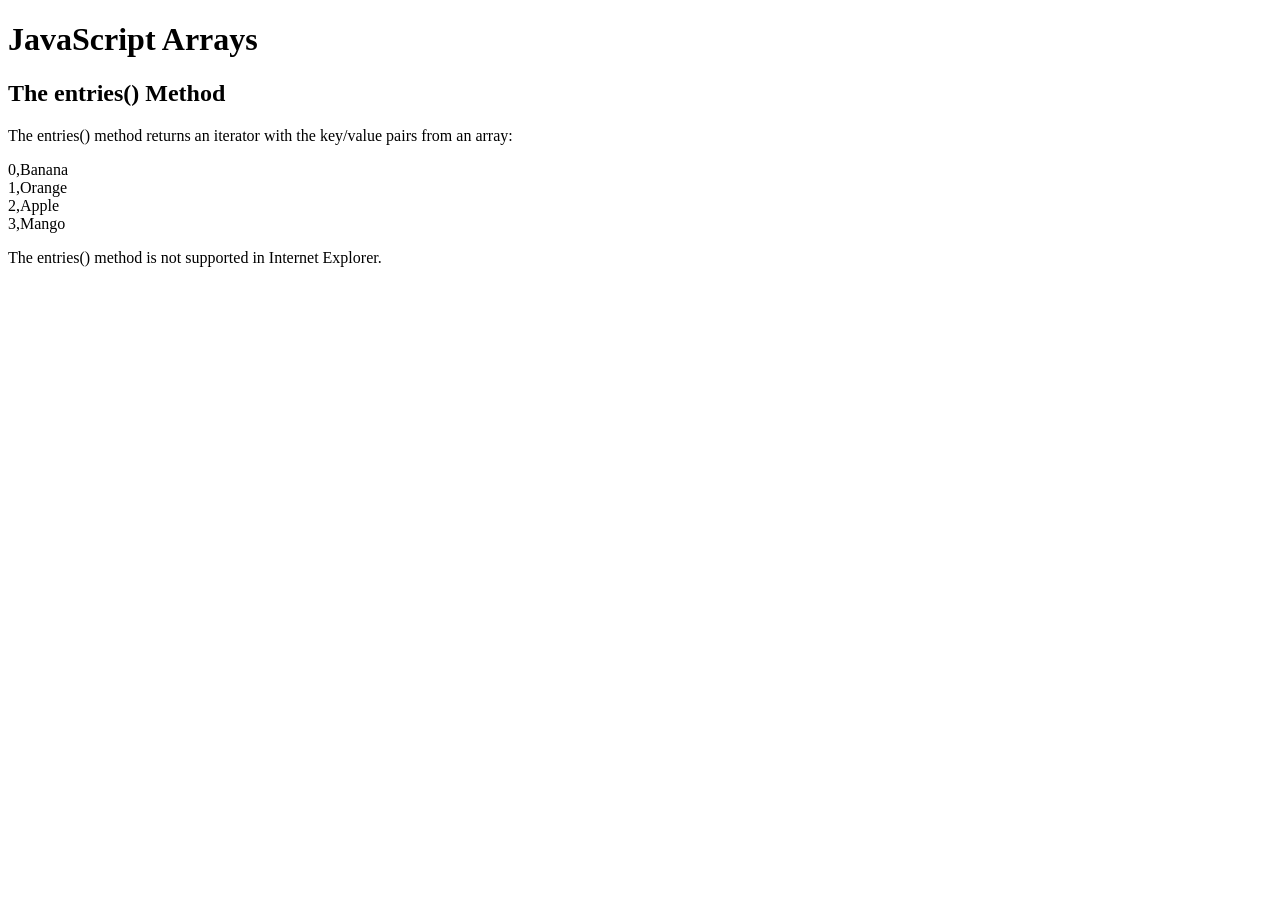
<file: JS-arrays/index.html>
<!doctype html>
<html>
  <body>
    <h1>JavaScript Arrays</h1>
    <h2>The entries() Method</h2>

    <p>
      The entries() method returns an iterator with the key/value pairs from an
      array:
    </p>
    <p id="demo"></p>

    <script>
      // Create an Array
      const fruits = ["Banana", "Orange", "Apple", "Mango"];

      // Create an 4
      const list = fruits.entries(Iterator);

      // List the Entries
      let text = "";
      for (let x of list) {
        text += x + "<br>";
      }
      document.getElementById("demo").innerHTML = text;
    </script>

    <p>The entries() method is not supported in Internet Explorer.</p>
  </body>
</html>
</file>
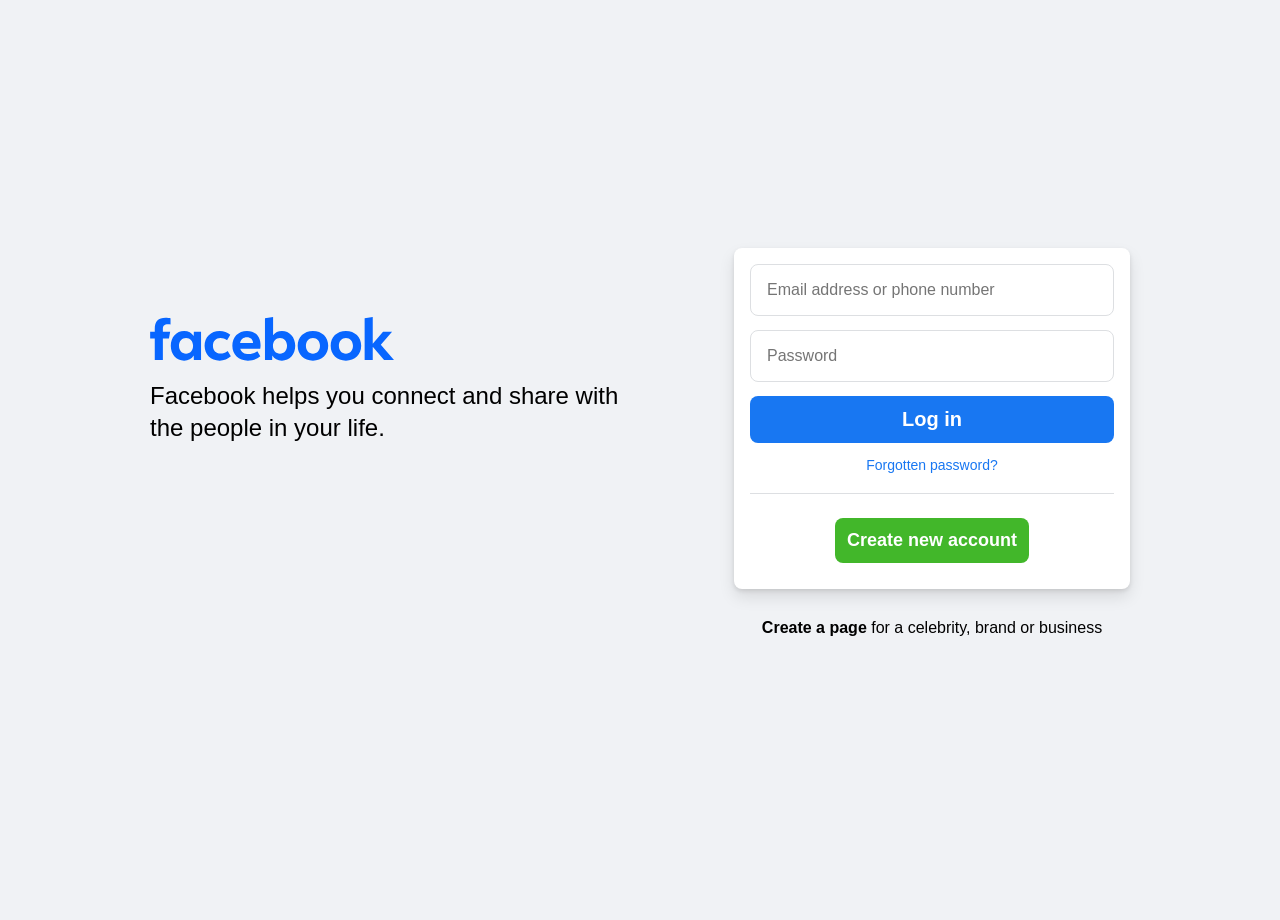
<file: homework/facebook-login-page/fb.html>
<!DOCTYPE html>
<html lang="en">
  <head>
    <meta charset="UTF-8" />
    <meta name="viewport" content="width=device-width, initial-scale=1.0" />
    <title>Document</title>
    <link rel="stylesheet" href="css/style.css" />
  </head>
  <body>
    <div class="container">
      <div class="left">
        <img src="images/fb.svg" alt="" />
        <h2>
          Facebook helps you connect and share with the people in your life.
        </h2>
      </div>

      <div class="right">
        <div class="form-container">
          <form>
            <input type="text" placeholder="Email address or phone number" />
            <input type="password" placeholder="Password" />
            <button class="btn">Log in</button>
            <a href="#">Forgotten password?</a>
            <button class="btn green">Create new account</button>
          </form>
        </div>

        <p>
          <strong><a href="#">Create a page</a></strong> for a celebrity, brand
          or business
        </p>
      </div>
    </div>
    <div class="footer">
      <div class="top-footer">

      </div>
      <div class="mid-footer">

      </div>
      <div class="down-footer">
        
      </div>
    </div>
  </body>
</html>
</file>
<file: homework/facebook-login-page/css/style.css>
* {
  box-sizing: border-box;
}

body {
  margin: 0;
  background: #f0f2f5;
  font-family: "Helvetica", sans-serif;
}

a {
  text-decoration: none;
}

.container .left img {
  width: 300px;
  margin: -28px;
}

.container {
  display: flex;
  height: 100vh;
  align-items: center;
  max-width: 1060px;
  margin-inline: auto;
  padding: 0 40px;
  gap: 80px;
}

.container .left {
  margin-top: -120px;
}

h2 {
  font-weight: normal;
  margin-top: 16px;
  line-height: 1.3;
  font-size: 24px;
}

.container .right {
  text-align: center;
}

form {
  display: flex;
  flex-direction: column;
  gap: 14px;
}

.form-container {
  padding: 16px;
  border-radius: 8px;
  background: #fff;
  box-shadow: 0 2px 4px rgba(0, 0, 0, 0.1), 0 8px 16px rgba(0, 0, 0, 0.1);
  width: 396px;
  margin-bottom: 30px;
}

form input {
  padding: 16px;
  border-radius: 8px;
  font-size: 16px;
  border: 1px solid #dddfe2;
  font-family: "Helvetica", sans-serif;
}

form input:focus::placeholder {
  color: #a9a9a9;
}

form input:focus {
  outline: 1px solid #1877f2;
}

form a {
  font-size: 14px;
  color: #1877f2;
  padding-bottom: 20px;
  margin-bottom: 20px;
  border-bottom: 1px solid #dddfe2;
}

form a:hover {
  text-decoration: underline;
}

.btn {
  background: #1877f2;
  color: #fff;
  border: none;
  padding: 12px;
  border-radius: 8px;
  font-size: 20px;
  font-weight: 600;
  cursor: pointer;
}

.btn.green {
  font-size: 18px;
  background: #42b72a;
  width: fit-content;
  margin: 0 auto;
  margin-bottom: 10px;
  margin-top: -10px;
  transition: all 300ms ease;
}

.btn.green:hover {
  background: #3ca727;
}

.right p {
  font-size: 16px;
}

.right p a {
  color: #000;
}

/* footer */
.footer {

}
.top-footer {
  padding-top: 20px;
  
}

@media (max-width: 900px) {
  .container {
    flex-direction: column;
    text-align: center;
    gap: 20px;
  }

  h2 {
    font-size: 24px;
    width: 400px;
    line-height: 1.2;
  }

  .container .left {
    margin-top: 40px;
  }
}
</file>
